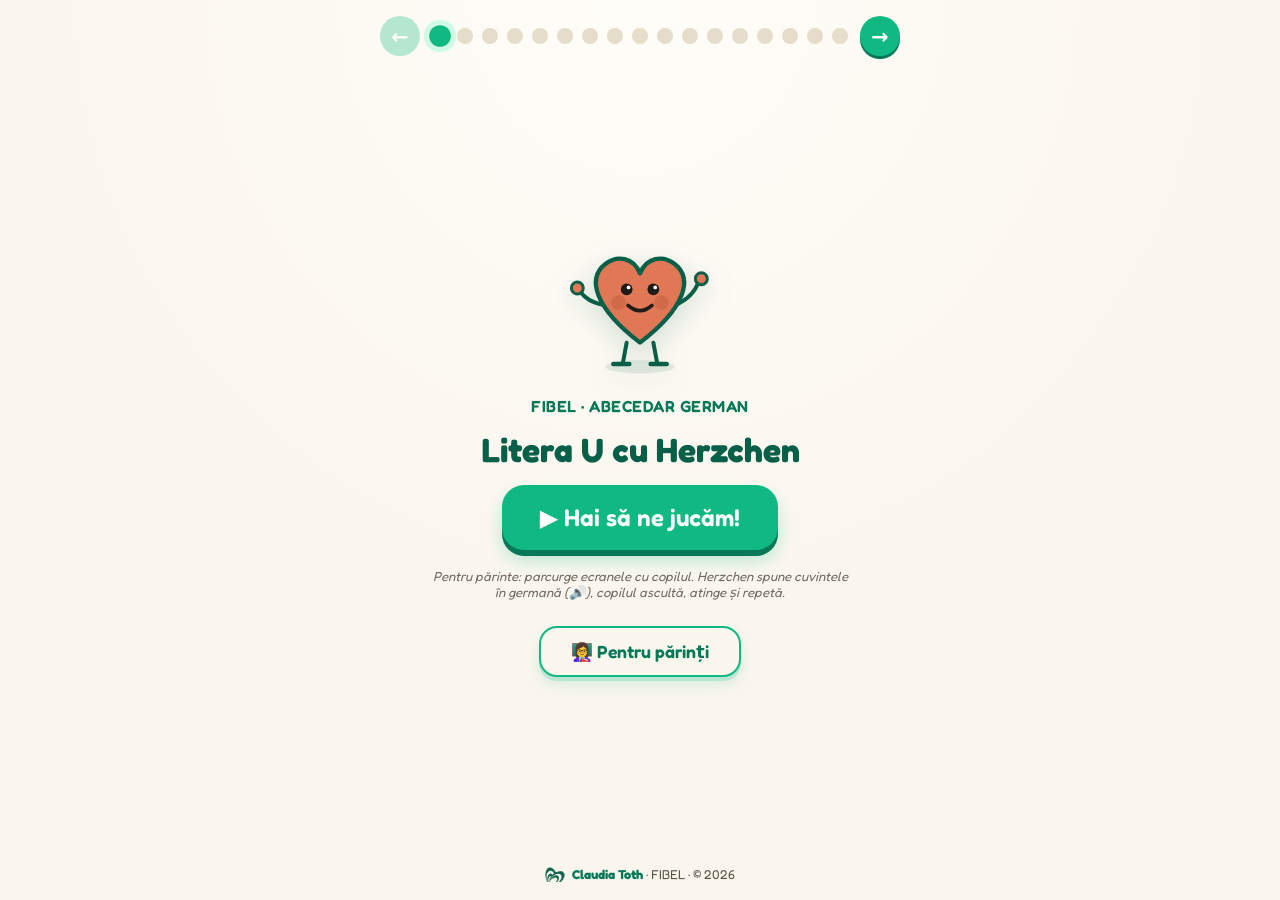
<file: index.html>
<!DOCTYPE html>
<html lang="ro">
<head>
<meta charset="UTF-8">
<meta name="viewport" content="width=device-width, initial-scale=1, maximum-scale=1, user-scalable=no">
<meta name="robots" content="noindex, nofollow">
<title>FIBEL · Litera U cu Herzchen 🧡</title>
<link rel="stylesheet" href="styles.css">
</head>
<body>

<div class="topbar">
  <button class="navbtn" id="backBtn" aria-label="Înapoi" title="Înapoi">←</button>
  <div class="dots" id="dots"></div>
  <button class="navbtn" id="fwdBtn" aria-label="Înainte" title="Înainte">→</button>
</div>

<main class="stage" id="stage"><!-- screens injected by app.js --></main>

<div class="brandbar"><img src="images/butterfly-emerald.png" class="bf-foot" alt=""> <b>Claudia Toth</b> · FIBEL · © 2026</div>

<!-- overlay parinti/profesori -->
<div class="overlay" id="parentOverlay">
  <div class="panel">
    <button class="close" id="parentClose" aria-label="Închide">✕</button>
    <h3>👩‍🏫 Pentru părinți și educatoare</h3>
    <p>„Litera U cu Herzchen" învață copilul (4–8 ani) să recunoască litera <b>U</b>, sunetul ei, primele cuvinte germane cu U — plus exercițiu de <b>despărțire în silabe</b> și <b>propoziții</b> citite și scrise din literele învățate. Personajul-ghid este <b>Herzchen</b> (inimioara) — creația originală a Claudiei. 🧡</p>

    <h4>Cum o folosești</h4>
    <p>Parcurge ecranele împreună cu copilul. Apasă butoanele 🔊 — Herzchen spune cuvântul în germană, copilul ascultă, atinge și repetă. Folosește săgețile <b>← →</b> de sus ca să mergi înainte/înapoi. La final: diplomă + pagină de colorat (ABC-Geschichte).</p>

    <h4>Cuvintele lecției (litera U)</h4>
    <div class="wlist" id="parentWords"></div>

    <h4>Materiale</h4>
    <p>Fișă de lucru tipăribilă + diploma la final.</p>
    <a class="plink" href="fibel-litera-u.pdf" target="_blank" rel="noopener">📄 Deschide fișa PDF</a>
  </div>
</div>

<!-- diploma + pagina de colorat pentru tiparire -->
<div id="diploma-print"></div>
<div id="coloring-print"></div>

<script src="app.js"></script>
</body>
</html>
</file>
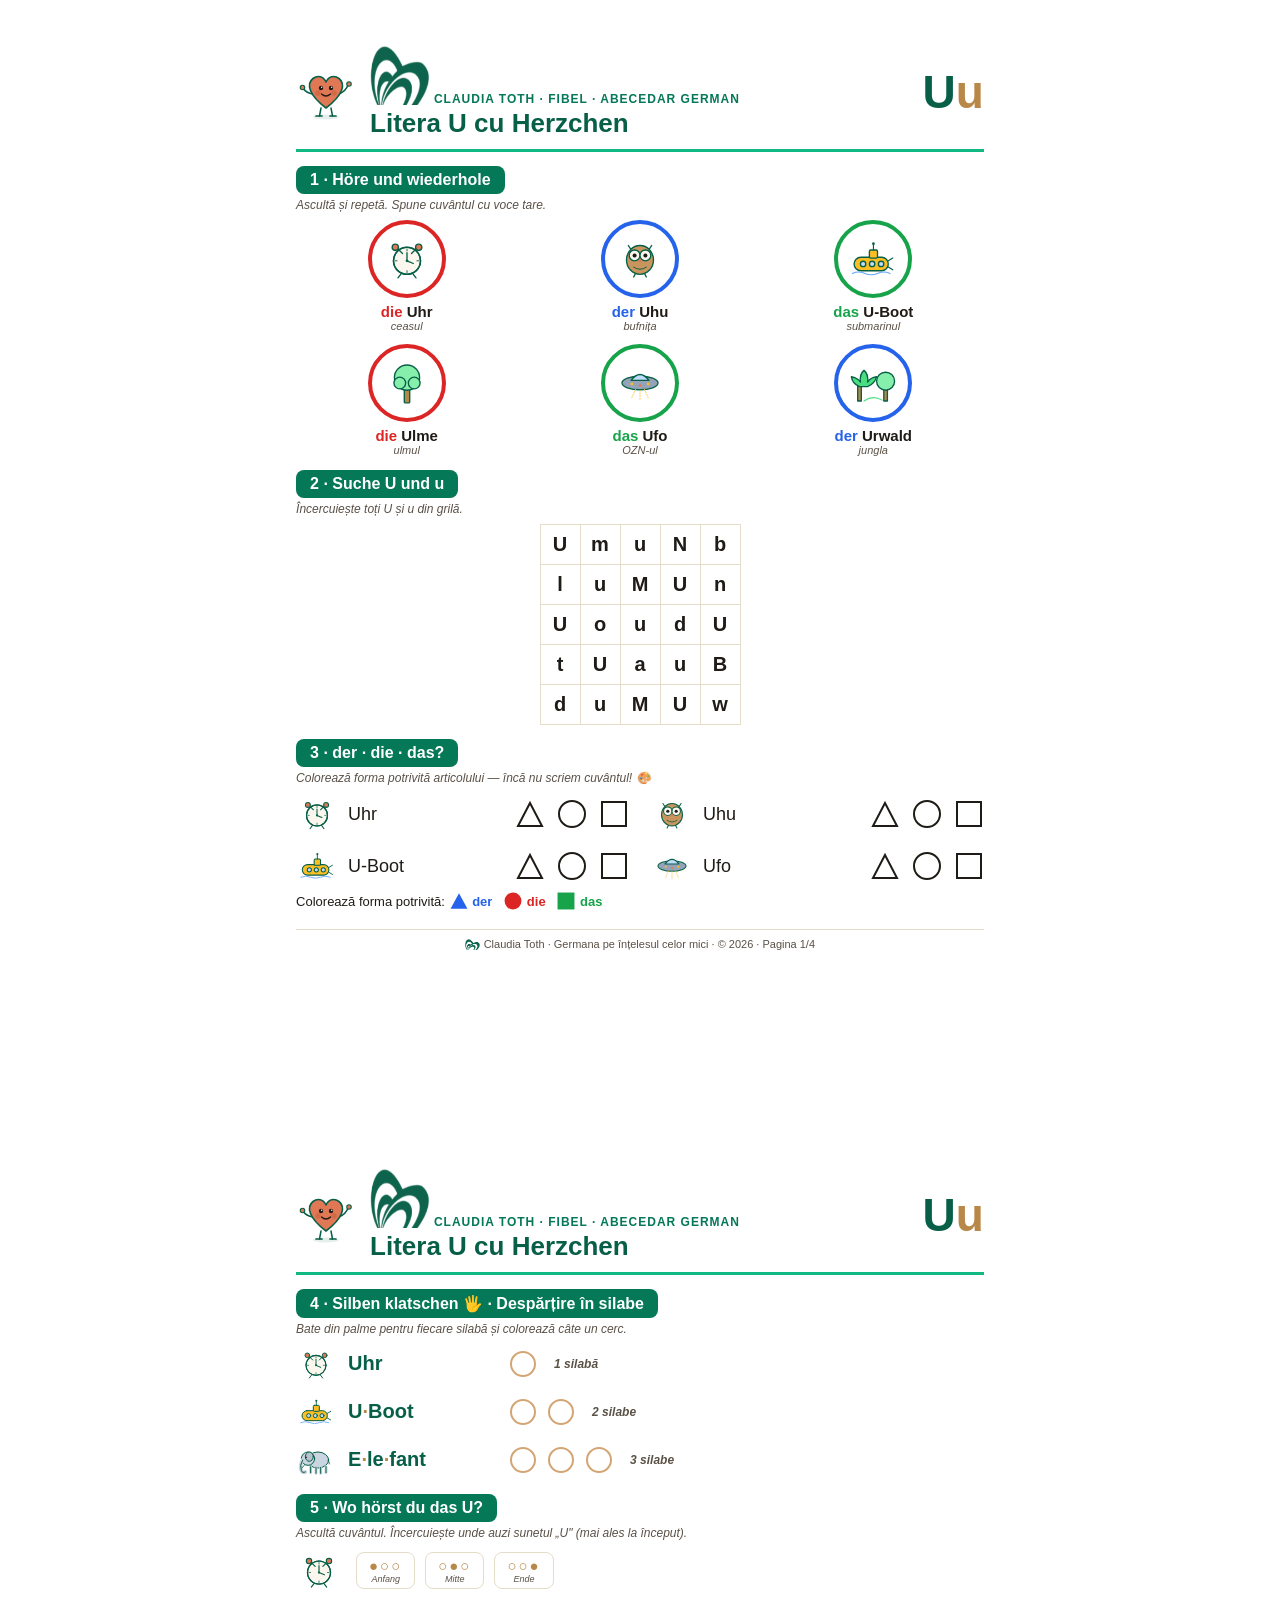
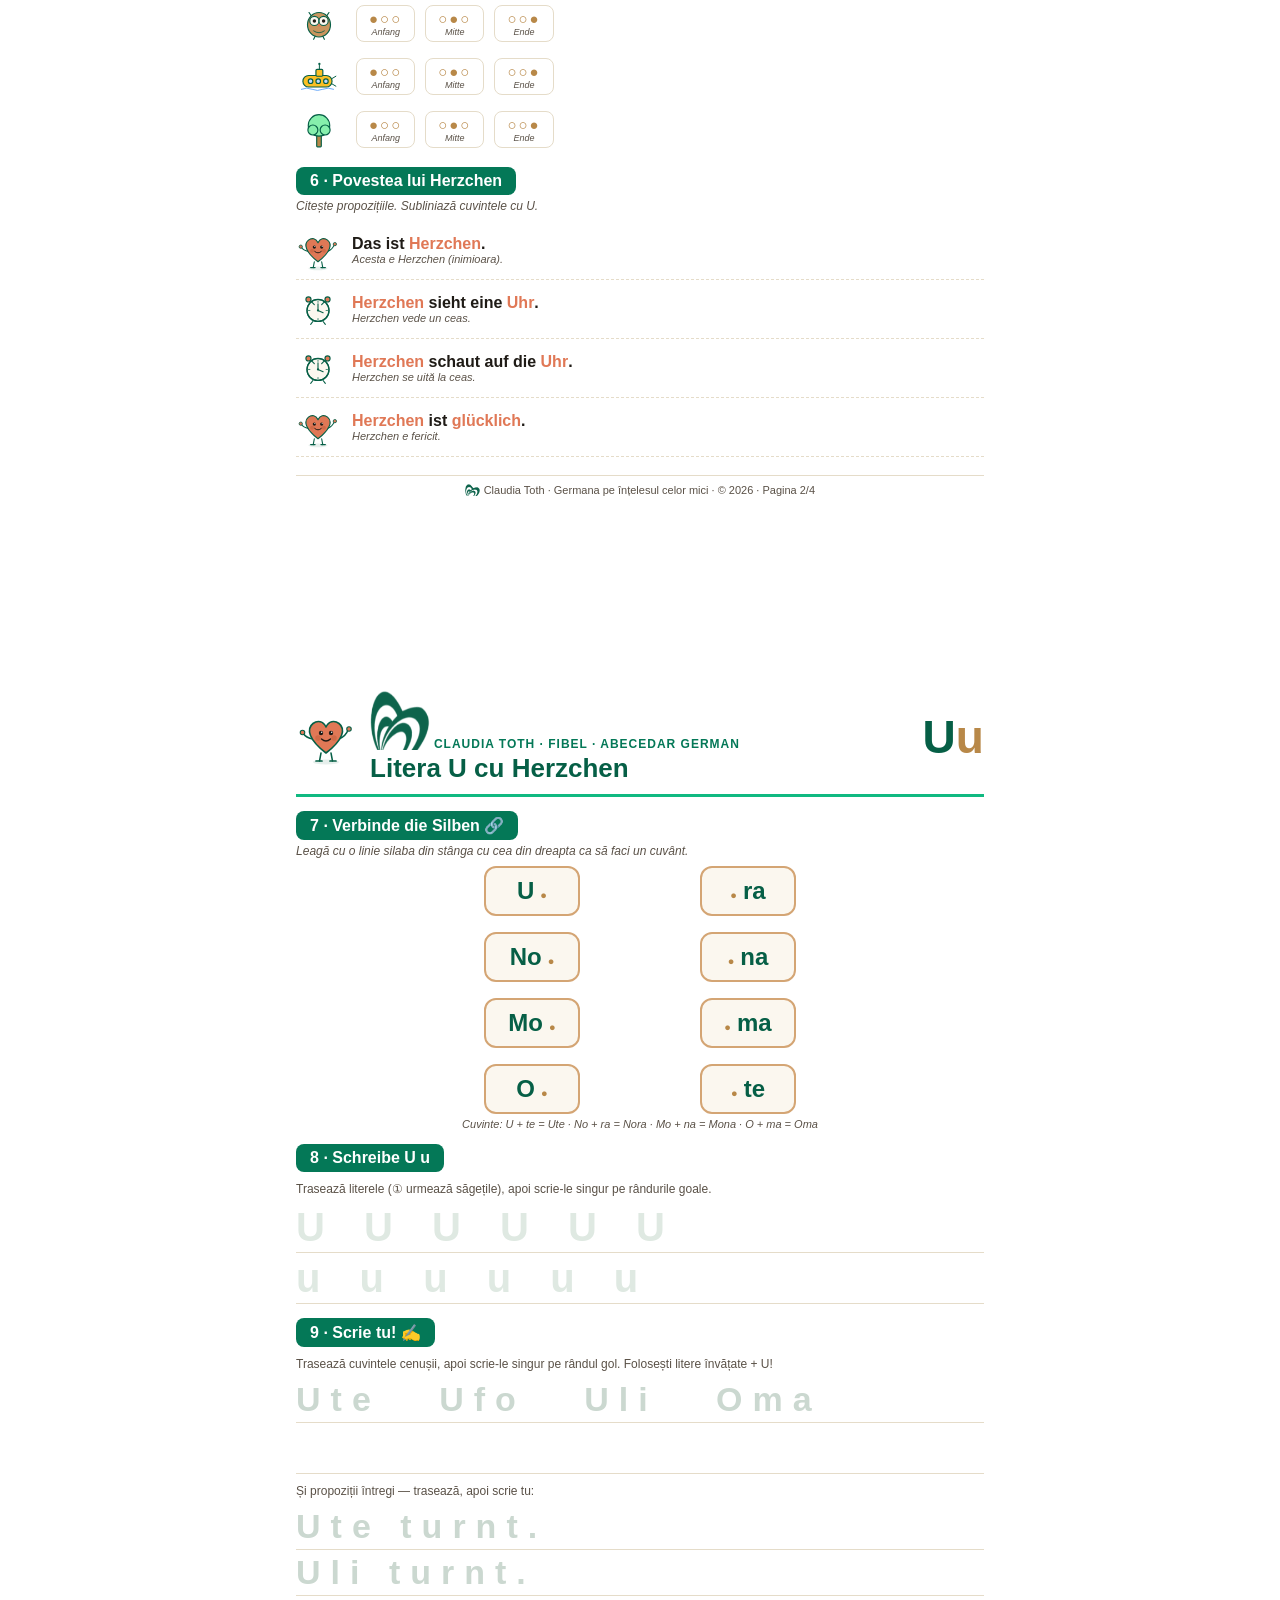
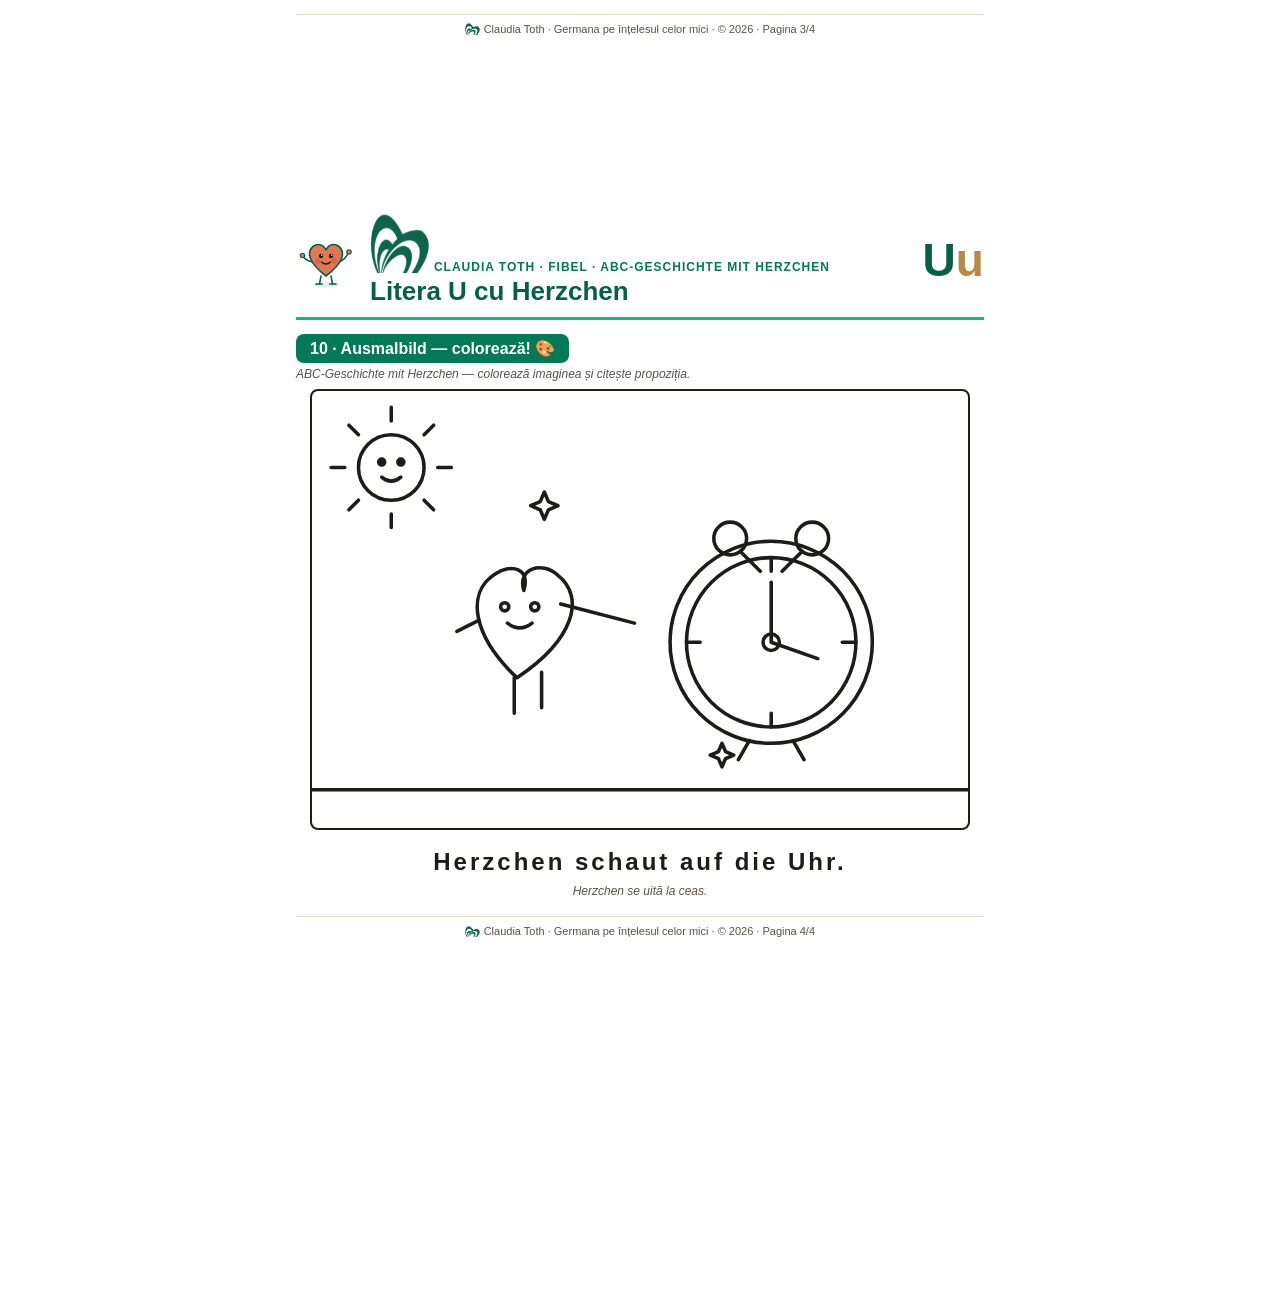
<file: pdf.html>
<!DOCTYPE html>
<html lang="ro">
<head>
<meta charset="UTF-8">
<title>FIBEL · Litera U cu Herzchen — Fișă de lucru</title>
<style>
@page { size: A4; margin: 0; }
* { box-sizing: border-box; -webkit-print-color-adjust: exact; print-color-adjust: exact; }
:root{
  --emerald:#10b981; --emerald-d:#047857; --emerald-dd:#065f46;
  --crem:#FAF6EE; --ivory:#FBF7EF; --surface:#F5F0E8; --auriu:#D4A574; --auriu-d:#B88848;
  --terra:#E07856; --ink:#1F1B16; --warm:#5A5147; --border:#E5DCC9;
  --der:#2563eb; --die:#dc2626; --das:#16a34a;
}
body{ margin:0; font-family:'Segoe UI',Arial,sans-serif; color:var(--ink); background:#fff; }
.sheet{ width:210mm; min-height:297mm; padding:12mm 14mm; margin:0 auto; background:#fff; page-break-after:always; }
.sheet:last-child{ page-break-after:auto; }
.head{ display:flex; align-items:center; gap:14px; border-bottom:3px solid var(--emerald); padding-bottom:10px; margin-bottom:14px; }
.head img{ width:60px; height:60px; }
.head .t{ flex:1; }
.head .brand{ font-size:12px; color:var(--emerald-d); font-weight:700; letter-spacing:1px; text-transform:uppercase; }
.head h1{ margin:2px 0 0; font-size:26px; color:var(--emerald-dd); }
.head .big-letter{ font-size:46px; font-weight:800; color:var(--emerald-dd); }
.head .big-letter .lo{ color:var(--auriu-d); }
.sec{ margin:14px 0; }
.sec h2{ font-size:16px; color:#fff; background:var(--emerald-d); display:inline-block; padding:5px 14px; border-radius:8px; margin:0 0 10px; }
.sec .de-sub{ font-size:12px; color:var(--warm); font-style:italic; margin:-6px 0 8px; }
.bilder{ display:grid; grid-template-columns:repeat(3,1fr); gap:12px; }
.bild{ text-align:center; }
.bild .circ{ width:78px; height:78px; border-radius:50%; background:#fff; border:4px solid var(--auriu); display:flex; align-items:center; justify-content:center; margin:0 auto 5px; }
.bild .circ.m{ border-color:var(--der);} .bild .circ.f{ border-color:var(--die);} .bild .circ.n{ border-color:var(--das);}
.bild .circ img{ width:54px; height:54px; }
.bild .w{ font-size:15px; font-weight:700; }
.bild .w .art-m{ color:var(--der);} .bild .w .art-f{ color:var(--die);} .bild .w .art-n{ color:var(--das);}
.bild .ro{ font-size:11px; color:var(--warm); font-style:italic; }
.grid{ border-collapse:collapse; margin:0 auto; }
.grid td{ width:40px; height:40px; border:1.5px solid var(--border); text-align:center; font-size:20px; font-weight:600; }
.ddd{ display:grid; grid-template-columns:repeat(2,1fr); gap:10px 22px; }
.ddd .row{ display:flex; align-items:center; gap:10px; font-size:18px; }
.ddd .row img{ width:42px; height:42px; }
.shapes{ display:inline-flex; gap:12px; margin-left:auto; }
.shp{ width:30px; height:30px; }
.shape-legend{ font-size:13px; color:var(--ink); margin:4px 0 10px; }
.shape-legend svg{ width:20px; height:20px; vertical-align:-5px; }
.silclap{ display:flex; flex-direction:column; gap:8px; }
.sc-row{ display:flex; align-items:center; gap:12px; font-size:20px; font-weight:700; color:var(--emerald-dd); }
.sc-row img{ width:40px; height:40px; }
.sc-row .sc-de{ min-width:150px; }
.sc-row .sc-de .dot{ color:var(--auriu-d); }
.sc-circ{ width:26px; height:26px; border:2px solid var(--auriu); border-radius:50%; display:inline-block; }
.sc-n{ font-size:12px; color:var(--warm); font-style:italic; margin-left:6px; }
.story .s{ display:flex; align-items:center; gap:12px; padding:7px 0; border-bottom:1px dashed var(--border); }
.story .s img{ width:44px; height:44px; }
.story .s .de{ font-size:16px; font-weight:600; }
.story .s .de b{ color:var(--terra); }
.story .s .ro{ font-size:11px; color:var(--warm); font-style:italic; }
.write .line{ font-size:40px; letter-spacing:14px; color:#dfe9e2; font-weight:700; border-bottom:1.5px solid var(--border); padding:2px 0; line-height:1.15; }
.write .hint{ font-size:12px; color:var(--warm); margin-bottom:6px; }
.silben{ display:flex; justify-content:center; gap:120px; margin:8px 0 4px; }
.silben .col{ display:flex; flex-direction:column; gap:16px; }
.silben .syl{ font-size:24px; font-weight:700; color:var(--emerald-dd); border:2px solid var(--auriu); border-radius:12px; padding:9px 0; width:96px; text-align:center; background:var(--ivory); }
.silben .syl::after{ content:"●"; font-size:11px; color:var(--auriu-d); margin-left:6px; }
.silben .col.right .syl::before{ content:"●"; font-size:11px; color:var(--auriu-d); margin-right:6px; }
.silben .col.right .syl::after{ content:none; }
.silben-key{ font-size:11px; color:var(--warm); font-style:italic; text-align:center; margin-top:2px; }
.write-word{ font-size:34px; letter-spacing:10px; color:#dfe9e2; font-weight:700; border-bottom:1.5px solid var(--border); padding:2px 0; line-height:1.2; }
.write-word .lead{ color:#cbd8d0; }
.foot{ position:relative; margin-top:18px; padding-top:8px; border-top:1.5px solid var(--border); font-size:11px; color:var(--warm); text-align:center; }
.bf-inline{ height:1.05em; width:auto; vertical-align:-0.16em; margin-right:.32em; }
.hoer{ display:flex; flex-direction:column; gap:7px; margin-top:4px; }
.hoer-row{ display:flex; align-items:center; gap:14px; }
.hoer-row > img{ width:46px; height:46px; flex-shrink:0; }
.hoer-boxes{ display:flex; gap:10px; }
.hbox{ border:1.5px solid var(--border); border-radius:8px; padding:4px 12px; text-align:center; font-size:15px; letter-spacing:2px; color:var(--auriu-d); min-width:54px; }
.hbox span{ display:block; font-size:9px; letter-spacing:0; color:var(--warm); font-style:italic; }
.colorbox{ text-align:center; margin:8px 0; }
.colorbox img{ width:100%; max-width:660px; border:2px solid var(--ink); border-radius:8px; }
.cp-sentence{ text-align:center; font-size:24px; font-weight:700; letter-spacing:3px; color:var(--ink); margin-top:14px; }
</style>
</head>
<body>

<div class="sheet">
  <div class="head">
    <img src="images/icons/herzchen.svg" alt="Herzchen">
    <div class="t">
      <div class="brand"><img src="images/butterfly-emerald.png" class="bf-inline" alt="">Claudia Toth · FIBEL · Abecedar german</div>
      <h1>Litera U cu Herzchen</h1>
    </div>
    <div class="big-letter">U<span class="lo">u</span></div>
  </div>

  <div class="sec">
    <h2>1 · Höre und wiederhole</h2>
    <div class="de-sub">Ascultă și repetă. Spune cuvântul cu voce tare.</div>
    <div class="bilder">
      <div class="bild"><div class="circ f"><img src="images/icons/uhr.svg"></div><div class="w"><span class="art-f">die</span> Uhr</div><div class="ro">ceasul</div></div>
      <div class="bild"><div class="circ m"><img src="images/icons/uhu.svg"></div><div class="w"><span class="art-m">der</span> Uhu</div><div class="ro">bufnița</div></div>
      <div class="bild"><div class="circ n"><img src="images/icons/uboot.svg"></div><div class="w"><span class="art-n">das</span> U-Boot</div><div class="ro">submarinul</div></div>
      <div class="bild"><div class="circ f"><img src="images/icons/ulme.svg"></div><div class="w"><span class="art-f">die</span> Ulme</div><div class="ro">ulmul</div></div>
      <div class="bild"><div class="circ n"><img src="images/icons/ufo.svg"></div><div class="w"><span class="art-n">das</span> Ufo</div><div class="ro">OZN-ul</div></div>
      <div class="bild"><div class="circ m"><img src="images/icons/urwald.svg"></div><div class="w"><span class="art-m">der</span> Urwald</div><div class="ro">jungla</div></div>
    </div>
  </div>

  <div class="sec">
    <h2>2 · Suche U und u</h2>
    <div class="de-sub">Încercuiește toți U și u din grilă.</div>
    <table class="grid">
      <tr><td>U</td><td>m</td><td>u</td><td>N</td><td>b</td></tr>
      <tr><td>l</td><td>u</td><td>M</td><td>U</td><td>n</td></tr>
      <tr><td>U</td><td>o</td><td>u</td><td>d</td><td>U</td></tr>
      <tr><td>t</td><td>U</td><td>a</td><td>u</td><td>B</td></tr>
      <tr><td>d</td><td>u</td><td>M</td><td>U</td><td>w</td></tr>
    </table>
  </div>

  <div class="sec">
    <h2>3 · der · die · das?</h2>
    <div class="de-sub">Colorează forma potrivită articolului — încă nu scriem cuvântul! 🎨</div>
    <div class="ddd">
      <div class="row"><img src="images/icons/uhr.svg"> Uhr <span class="shapes"><svg class="shp" viewBox="0 0 30 30"><polygon points="15,4 27,27 3,27" fill="none" stroke="#1F1B16" stroke-width="2"/></svg><svg class="shp" viewBox="0 0 30 30"><circle cx="15" cy="15" r="13" fill="none" stroke="#1F1B16" stroke-width="2"/></svg><svg class="shp" viewBox="0 0 30 30"><rect x="3" y="3" width="24" height="24" fill="none" stroke="#1F1B16" stroke-width="2"/></svg></span></div>
      <div class="row"><img src="images/icons/uhu.svg"> Uhu <span class="shapes"><svg class="shp" viewBox="0 0 30 30"><polygon points="15,4 27,27 3,27" fill="none" stroke="#1F1B16" stroke-width="2"/></svg><svg class="shp" viewBox="0 0 30 30"><circle cx="15" cy="15" r="13" fill="none" stroke="#1F1B16" stroke-width="2"/></svg><svg class="shp" viewBox="0 0 30 30"><rect x="3" y="3" width="24" height="24" fill="none" stroke="#1F1B16" stroke-width="2"/></svg></span></div>
      <div class="row"><img src="images/icons/uboot.svg"> U-Boot <span class="shapes"><svg class="shp" viewBox="0 0 30 30"><polygon points="15,4 27,27 3,27" fill="none" stroke="#1F1B16" stroke-width="2"/></svg><svg class="shp" viewBox="0 0 30 30"><circle cx="15" cy="15" r="13" fill="none" stroke="#1F1B16" stroke-width="2"/></svg><svg class="shp" viewBox="0 0 30 30"><rect x="3" y="3" width="24" height="24" fill="none" stroke="#1F1B16" stroke-width="2"/></svg></span></div>
      <div class="row"><img src="images/icons/ufo.svg"> Ufo <span class="shapes"><svg class="shp" viewBox="0 0 30 30"><polygon points="15,4 27,27 3,27" fill="none" stroke="#1F1B16" stroke-width="2"/></svg><svg class="shp" viewBox="0 0 30 30"><circle cx="15" cy="15" r="13" fill="none" stroke="#1F1B16" stroke-width="2"/></svg><svg class="shp" viewBox="0 0 30 30"><rect x="3" y="3" width="24" height="24" fill="none" stroke="#1F1B16" stroke-width="2"/></svg></span></div>
    </div>
    <div class="shape-legend">Colorează forma potrivită: <svg viewBox="0 0 26 26"><polygon points="13,3 24,23 2,23" fill="#2563eb"/></svg> <b style="color:#2563eb">der</b> &nbsp; <svg viewBox="0 0 26 26"><circle cx="13" cy="13" r="11" fill="#dc2626"/></svg> <b style="color:#dc2626">die</b> &nbsp; <svg viewBox="0 0 26 26"><rect x="2" y="2" width="22" height="22" fill="#16a34a"/></svg> <b style="color:#16a34a">das</b></div>
  </div>

  <div class="foot"><img src="images/butterfly-emerald.png" class="bf-inline" alt="">Claudia Toth · Germana pe înțelesul celor mici · © 2026 · Pagina 1/4</div>
</div>

<div class="sheet">
  <div class="head">
    <img src="images/icons/herzchen.svg" alt="Herzchen">
    <div class="t">
      <div class="brand"><img src="images/butterfly-emerald.png" class="bf-inline" alt="">Claudia Toth · FIBEL · Abecedar german</div>
      <h1>Litera U cu Herzchen</h1>
    </div>
    <div class="big-letter">U<span class="lo">u</span></div>
  </div>

  <div class="sec">
    <h2>4 · Silben klatschen 🖐️ · Despărțire în silabe</h2>
    <div class="de-sub">Bate din palme pentru fiecare silabă și colorează câte un cerc.</div>
    <div class="silclap">
      <div class="sc-row"><img src="images/icons/uhr.svg"><span class="sc-de">Uhr</span><span class="sc-circ"></span><span class="sc-n">1 silabă</span></div>
      <div class="sc-row"><img src="images/icons/uboot.svg"><span class="sc-de">U<span class="dot">·</span>Boot</span><span class="sc-circ"></span><span class="sc-circ"></span><span class="sc-n">2 silabe</span></div>
      <div class="sc-row"><img src="images/icons/elefant.svg"><span class="sc-de">E<span class="dot">·</span>le<span class="dot">·</span>fant</span><span class="sc-circ"></span><span class="sc-circ"></span><span class="sc-circ"></span><span class="sc-n">3 silabe</span></div>
    </div>
  </div>

  <div class="sec">
    <h2>5 · Wo hörst du das U?</h2>
    <div class="de-sub">Ascultă cuvântul. Încercuiește unde auzi sunetul „U" (mai ales la început).</div>
    <div class="hoer">
        <div class="hoer-row"><img src="images/icons/uhr.svg"><div class="hoer-boxes"><div class="hbox">●○○<span>Anfang</span></div><div class="hbox">○●○<span>Mitte</span></div><div class="hbox">○○●<span>Ende</span></div></div></div>
        <div class="hoer-row"><img src="images/icons/uhu.svg"><div class="hoer-boxes"><div class="hbox">●○○<span>Anfang</span></div><div class="hbox">○●○<span>Mitte</span></div><div class="hbox">○○●<span>Ende</span></div></div></div>
        <div class="hoer-row"><img src="images/icons/uboot.svg"><div class="hoer-boxes"><div class="hbox">●○○<span>Anfang</span></div><div class="hbox">○●○<span>Mitte</span></div><div class="hbox">○○●<span>Ende</span></div></div></div>
        <div class="hoer-row"><img src="images/icons/ulme.svg"><div class="hoer-boxes"><div class="hbox">●○○<span>Anfang</span></div><div class="hbox">○●○<span>Mitte</span></div><div class="hbox">○○●<span>Ende</span></div></div></div></div>
  </div>

  <div class="sec story">
    <h2>6 · Povestea lui Herzchen</h2>
    <div class="de-sub">Citește propozițiile. Subliniază cuvintele cu U.</div>
    <div class="s"><img src="images/icons/herzchen.svg"><div><div class="de">Das ist <b>Herzchen</b>.</div><div class="ro">Acesta e Herzchen (inimioara).</div></div></div>
    <div class="s"><img src="images/icons/uhr.svg"><div><div class="de"><b>Herzchen</b> sieht eine <b>Uhr</b>.</div><div class="ro">Herzchen vede un ceas.</div></div></div>
    <div class="s"><img src="images/icons/uhr.svg"><div><div class="de"><b>Herzchen</b> schaut auf die <b>Uhr</b>.</div><div class="ro">Herzchen se uită la ceas.</div></div></div>
    <div class="s"><img src="images/icons/herzchen.svg"><div><div class="de"><b>Herzchen</b> ist <b>glücklich</b>.</div><div class="ro">Herzchen e fericit.</div></div></div>
  </div>

  <div class="foot"><img src="images/butterfly-emerald.png" class="bf-inline" alt="">Claudia Toth · Germana pe înțelesul celor mici · © 2026 · Pagina 2/4</div>
</div>

<div class="sheet">
  <div class="head">
    <img src="images/icons/herzchen.svg" alt="Herzchen">
    <div class="t">
      <div class="brand"><img src="images/butterfly-emerald.png" class="bf-inline" alt="">Claudia Toth · FIBEL · Abecedar german</div>
      <h1>Litera U cu Herzchen</h1>
    </div>
    <div class="big-letter">U<span class="lo">u</span></div>
  </div>

  <div class="sec">
    <h2>7 · Verbinde die Silben 🔗</h2>
    <div class="de-sub">Leagă cu o linie silaba din stânga cu cea din dreapta ca să faci un cuvânt.</div>
    <div class="silben">
      <div class="col left"><div class="syl">U</div><div class="syl">No</div><div class="syl">Mo</div><div class="syl">O</div></div>
      <div class="col right"><div class="syl">ra</div><div class="syl">na</div><div class="syl">ma</div><div class="syl">te</div></div>
    </div>
    <div class="silben-key">Cuvinte: U + te = Ute · No + ra = Nora · Mo + na = Mona · O + ma = Oma</div>
  </div>

  <div class="sec write">
    <h2>8 · Schreibe U u</h2>
    <div class="hint">Trasează literele (① urmează săgețile), apoi scrie-le singur pe rândurile goale.</div>
    <div class="line">U U U U U U</div>
    <div class="line">u u u u u u</div>
  </div>

  <div class="sec write">
    <h2>9 · Scrie tu! ✍️</h2>
    <div class="hint">Trasează cuvintele cenușii, apoi scrie-le singur pe rândul gol. Folosești litere învățate + U!</div>
    <div class="write-word"><span class="lead">Ute</span> &nbsp; <span class="lead">Ufo</span> &nbsp; <span class="lead">Uli</span> &nbsp; <span class="lead">Oma</span></div>
    <div class="line">&nbsp;</div>
    <div class="hint" style="margin-top:10px">Și propoziții întregi — trasează, apoi scrie tu:</div>
    <div class="write-word"><span class="lead">Ute turnt.</span></div>
    <div class="write-word"><span class="lead">Uli turnt.</span></div>
  </div>

  <div class="foot"><img src="images/butterfly-emerald.png" class="bf-inline" alt="">Claudia Toth · Germana pe înțelesul celor mici · © 2026 · Pagina 3/4</div>
</div>

<div class="sheet">
  <div class="head">
    <img src="images/icons/herzchen.svg" alt="Herzchen">
    <div class="t">
      <div class="brand"><img src="images/butterfly-emerald.png" class="bf-inline" alt="">Claudia Toth · FIBEL · ABC-Geschichte mit Herzchen</div>
      <h1>Litera U cu Herzchen</h1>
    </div>
    <div class="big-letter">U<span class="lo">u</span></div>
  </div>

  <div class="sec">
    <h2>10 · Ausmalbild — colorează! 🎨</h2>
    <div class="de-sub">ABC-Geschichte mit Herzchen — colorează imaginea și citește propoziția.</div>
    <div class="colorbox"><img src="images/icons/herzchen-color.svg" alt="Herzchen schaut auf die Uhr"></div>
    <div class="cp-sentence">Herzchen schaut auf die Uhr.</div>
    <div class="de-sub" style="text-align:center;margin-top:8px">Herzchen se uită la ceas.</div>
  </div>

  <div class="foot"><img src="images/butterfly-emerald.png" class="bf-inline" alt="">Claudia Toth · Germana pe înțelesul celor mici · © 2026 · Pagina 4/4</div>
</div>

</body>
</html>
</file>
<file: styles.css>
/* ===== FIBEL pilot — Litera M cu Mimi · brand Claudia Toth v2 ===== */
@import url('https://fonts.googleapis.com/css2?family=Fredoka:wght@400;500;600;700&display=swap');

:root{
  --crem:#FAF6EE; --ivory:#FBF7EF; --surface:#F5F0E8;
  --emerald:#10b981; --emerald-d:#047857; --emerald-dd:#065f46;
  --auriu:#D4A574; --auriu-d:#B88848; --terra:#E07856;
  --ink:#1F1B16; --warm:#5A5147; --border:#E5DCC9;
  --der:#2563eb; --die:#dc2626; --das:#16a34a;
}
*{box-sizing:border-box;-webkit-tap-highlight-color:transparent;}
html,body{margin:0;height:100%;}
body{
  font-family:'Fredoka',system-ui,Segoe UI,sans-serif;
  background:radial-gradient(circle at 50% 0%,#fffdf8 0%,var(--crem) 60%);
  color:var(--ink); min-height:100%;
  display:flex; flex-direction:column; align-items:center;
  overflow-x:hidden;
}

/* ---- top bar: progress stars ---- */
.topbar{width:100%;max-width:640px;display:flex;align-items:center;justify-content:center;gap:12px;padding:16px 16px 4px;}
.navbtn{font-family:inherit;cursor:pointer;border:none;width:40px;height:40px;border-radius:50%;
  background:var(--emerald);color:#fff;font-size:1.3rem;font-weight:700;flex-shrink:0;
  box-shadow:0 3px 0 var(--emerald-d);transition:transform .1s,box-shadow .1s,opacity .2s;}
.navbtn:active{transform:translateY(3px);box-shadow:0 1px 0 var(--emerald-d);}
.navbtn:disabled{opacity:.3;cursor:default;box-shadow:none;}
.dots{display:flex;gap:9px;flex-wrap:wrap;justify-content:center;}
.dot{cursor:pointer;}
.dot{width:16px;height:16px;border-radius:50%;background:var(--border);transition:.3s;}
.dot.done{background:var(--auriu);}
.dot.active{background:var(--emerald);transform:scale(1.35);box-shadow:0 0 0 4px #d1fae5;}

/* ---- stage ---- */
.stage{
  width:100%;max-width:640px;flex:1;
  display:flex;flex-direction:column;align-items:center;justify-content:center;
  text-align:center;padding:8px 18px 28px;gap:14px;
}
.screen{display:none;flex-direction:column;align-items:center;gap:16px;width:100%;animation:pop .35s ease;}
.screen.on{display:flex;}
@keyframes pop{from{opacity:0;transform:translateY(14px) scale(.97);}to{opacity:1;transform:none;}}

.mimi{width:160px;height:160px;filter:drop-shadow(0 8px 14px rgba(6,95,70,.18));}
.mimi.small{width:96px;height:96px;}
.kicker{font-size:1rem;color:var(--emerald-d);font-weight:600;letter-spacing:.5px;text-transform:uppercase;margin:0;}
.title{font-size:2.1rem;font-weight:700;color:var(--emerald-dd);margin:0;line-height:1.1;}
.parent-note{font-size:.82rem;color:var(--warm);font-style:italic;max-width:420px;margin:2px auto 0;opacity:.85;}

/* ---- big buttons ---- */
.big-btn{
  font-family:inherit;cursor:pointer;border:none;
  font-size:1.5rem;font-weight:600;color:#fff;
  background:var(--emerald);padding:18px 38px;border-radius:22px;
  box-shadow:0 6px 0 var(--emerald-d),0 10px 18px rgba(16,185,129,.28);
  transition:transform .1s, box-shadow .1s; min-width:120px;
}
.big-btn:active{transform:translateY(5px);box-shadow:0 1px 0 var(--emerald-d),0 4px 10px rgba(16,185,129,.25);}
.big-btn.amber{background:var(--auriu);box-shadow:0 6px 0 var(--auriu-d),0 10px 18px rgba(212,165,116,.3);}
.big-btn.amber:active{box-shadow:0 1px 0 var(--auriu-d);}
.btn-row{display:flex;gap:14px;flex-wrap:wrap;justify-content:center;}

/* round sound button */
.sound-btn{
  width:120px;height:120px;border-radius:50%;border:none;cursor:pointer;
  background:var(--emerald);color:#fff;font-size:3.2rem;
  box-shadow:0 8px 0 var(--emerald-d),0 12px 22px rgba(16,185,129,.3);
  transition:transform .1s,box-shadow .1s;
}
.sound-btn:active{transform:translateY(6px);box-shadow:0 2px 0 var(--emerald-d);}
.sound-btn.pulse{animation:pulse 1.1s infinite;}
@keyframes pulse{0%,100%{transform:scale(1);}50%{transform:scale(1.07);}}

/* ---- giant letter ---- */
.letter-hero{
  font-size:8rem;font-weight:700;line-height:1;color:var(--emerald-dd);
  text-shadow:0 6px 0 #d1fae5;letter-spacing:.1em;
}
.letter-hero .lo{color:var(--auriu-d);}

/* ---- picture cards grid ---- */
.cards{display:grid;grid-template-columns:repeat(2,1fr);gap:16px;width:100%;max-width:440px;}
.card{
  background:var(--ivory);border:2px solid var(--border);border-radius:20px;
  padding:14px 10px 12px;cursor:pointer;transition:transform .12s,box-shadow .12s;
  display:flex;flex-direction:column;align-items:center;gap:6px;
  box-shadow:0 3px 8px rgba(0,0,0,.05);
}
.card:active{transform:scale(.96);}
.card.tapped{border-color:var(--emerald);box-shadow:0 0 0 4px #d1fae5;}
.circle{
  width:104px;height:104px;border-radius:50%;background:#fff;
  display:flex;align-items:center;justify-content:center;border:5px solid var(--auriu);
  box-shadow:0 5px 14px rgba(0,0,0,.08);
}
.circle img{width:74px;height:74px;display:block;}
.circle.ring-m{border-color:var(--der);}
.circle.ring-f{border-color:var(--die);}
.circle.ring-n{border-color:var(--das);}
.word{font-size:1.35rem;font-weight:600;}
.art-m{color:var(--der);} .art-f{color:var(--die);} .art-n{color:var(--das);}
.word .ro{display:block;font-size:.8rem;color:var(--warm);font-weight:400;font-style:italic;}

/* ---- game ---- */
.game-q{font-size:1.4rem;font-weight:600;color:var(--emerald-dd);margin:0;}
.game-q .m-hi{color:var(--terra);}
.game-grid{display:grid;grid-template-columns:repeat(2,1fr);gap:16px;width:100%;max-width:420px;}
.tile{
  background:var(--ivory);border:2px solid var(--border);border-radius:20px;padding:12px;cursor:pointer;
  box-shadow:0 3px 8px rgba(0,0,0,.05);transition:transform .1s;
}
.tile:active{transform:scale(.95);}
.tile img{width:80px;height:80px;display:block;margin:0 auto;}
.tile.good{border-color:var(--emerald);box-shadow:0 0 0 4px #d1fae5;pointer-events:none;}
.tile.good::after{content:"⭐";position:absolute;}
.tile.bad{animation:shake .4s;}
@keyframes shake{0%,100%{transform:translateX(0);}25%{transform:translateX(-8px);}75%{transform:translateX(8px);}}

/* ---- trace ---- */
.trace-wrap{position:relative;width:260px;height:260px;}
.trace-guide{position:absolute;inset:0;display:flex;align-items:center;justify-content:center;
  font-size:13rem;font-weight:700;color:#e7e0cf;line-height:1;user-select:none;pointer-events:none;}
.trace-start{position:absolute;width:18px;height:18px;border-radius:50%;background:#10b981;border:3px solid #fff;box-shadow:0 0 0 3px #10b981;transform:translate(-50%,-50%);animation:pulse 1.1s infinite;z-index:3;pointer-events:none;}
.trace-stroke{position:absolute;inset:0;width:100%;height:100%;z-index:1;pointer-events:none;user-select:none;}
#traceCanvas{position:absolute;inset:0;border-radius:18px;touch-action:none;cursor:crosshair;z-index:2;}

/* ---- propoziții de citit (de la litera T) ---- */
.sent-col{display:flex;flex-direction:column;gap:10px;width:100%;max-width:320px;margin:2px auto 0;}
.readsent{display:flex;align-items:center;justify-content:space-between;gap:10px;cursor:pointer;
  background:var(--ivory);border:2.5px solid var(--terra);border-radius:16px;padding:12px 18px;
  font-size:1.5rem;font-weight:600;color:var(--emerald-dd);box-shadow:0 3px 8px rgba(0,0,0,.05);transition:transform .1s,box-shadow .12s;}
.readsent:active{transform:scale(.97);}
.readsent.tapped{border-color:var(--emerald);box-shadow:0 0 0 4px #d1fae5;}
.readsent .rs-play{font-size:1.3rem;}

/* ---- celebration ---- */
.stars-won{font-size:2.2rem;letter-spacing:6px;}
.confetti{position:fixed;top:-30px;font-size:1.6rem;pointer-events:none;animation:fall 2.2s linear forwards;z-index:50;}
@keyframes fall{to{transform:translateY(110vh) rotate(360deg);opacity:.9;}}

/* ---- footer brand ---- */
.brandbar{padding:10px 0 18px;font-size:.8rem;color:var(--warm);text-align:center;}
.brandbar b{color:var(--emerald-d);}
.bf-foot{height:1.2em;width:auto;vertical-align:-0.24em;margin-right:.3em;}
.bf-inline{height:1.05em;width:auto;vertical-align:-0.16em;margin-right:.3em;}
/* buton frumos „Pentru părinți" pe ecranul de start */
.parent-btn{font-family:inherit;cursor:pointer;margin-top:10px;
  font-size:1.1rem;font-weight:600;color:var(--emerald-d);
  background:var(--ivory);border:2.5px solid var(--emerald);
  padding:13px 30px;border-radius:18px;
  box-shadow:0 4px 0 #b9e6d3,0 8px 16px rgba(16,185,129,.14);
  transition:transform .1s,box-shadow .1s,background .15s;}
.parent-btn:hover{background:#eafaf3;}
.parent-btn:active{transform:translateY(4px);box-shadow:0 1px 0 #b9e6d3;}

/* ---- dual letter (M mare / m mic) ---- */
.dual-letter{display:flex;gap:34px;align-items:flex-end;justify-content:center;margin:4px 0;}
.dl{cursor:pointer;font-size:6.5rem;font-weight:700;color:var(--emerald-dd);line-height:1;text-shadow:0 5px 0 #d1fae5;transition:transform .12s;}
.dl:active{transform:scale(.94);}
.dl small{display:block;font-size:.95rem;color:var(--warm);font-weight:500;text-shadow:none;}

/* ---- letter grid (Suche M und m) ---- */
.letter-grid{display:grid;grid-template-columns:repeat(5,1fr);gap:8px;max-width:340px;width:100%;}
.lcell{aspect-ratio:1;display:flex;align-items:center;justify-content:center;font-size:1.5rem;font-weight:600;
  background:var(--ivory);border:2px solid var(--border);border-radius:12px;cursor:pointer;color:var(--ink);transition:transform .1s;}
.lcell:active{transform:scale(.9);}
.lcell.found{background:#d1fae5;border-color:var(--emerald);color:var(--emerald-d);pointer-events:none;}
.lcell.miss{animation:shake .4s;}
.counter{font-size:1rem;color:var(--warm);font-weight:500;}

/* ---- syllables ---- */
.syl-row{display:flex;flex-wrap:wrap;gap:12px;justify-content:center;}
.syl{font-size:1.7rem;font-weight:600;color:#fff;background:var(--auriu);padding:12px 24px;border-radius:16px;cursor:pointer;
  box-shadow:0 4px 0 var(--auriu-d);transition:transform .1s,box-shadow .1s;}
.syl:active{transform:translateY(4px);box-shadow:0 1px 0 var(--auriu-d);}
.syl .hi{color:#fff5e6;}

/* ---- legare silabe (tap-tap -> cuvinte) ---- */
.syll-wrap{position:relative;display:flex;justify-content:space-between;gap:70px;width:100%;max-width:340px;margin:6px auto 0;}
.syll-lines{position:absolute;inset:0;width:100%;height:100%;pointer-events:none;z-index:1;overflow:visible;}
.sl-line{stroke:var(--emerald);stroke-width:5;stroke-linecap:round;animation:lndraw .35s ease;}
@keyframes lndraw{from{opacity:0;}to{opacity:1;}}
.syll-col{display:flex;flex-direction:column;gap:14px;z-index:2;}
.syll{font-family:inherit;font-size:1.7rem;font-weight:700;color:#fff;background:var(--auriu);border:none;
  padding:14px 0;width:96px;border-radius:16px;cursor:pointer;letter-spacing:1px;
  box-shadow:0 4px 0 var(--auriu-d);transition:transform .1s,box-shadow .1s,background .15s;}
.syll:active{transform:translateY(3px);box-shadow:0 1px 0 var(--auriu-d);}
.syll.sel{background:var(--emerald);box-shadow:0 4px 0 var(--emerald-d);transform:scale(1.05);}
.syll.done{background:var(--emerald);box-shadow:0 4px 0 var(--emerald-d);opacity:.95;}
.syll.bad{animation:shake .4s;}
.syll-made{display:flex;flex-wrap:wrap;gap:8px;justify-content:center;min-height:1.6rem;margin-top:4px;}
.made-pill{background:#d1fae5;color:var(--emerald-dd);font-weight:700;font-size:1.05rem;border-radius:12px;padding:5px 14px;animation:pop .3s ease;}
/* despartire in silabe (clap) */
.syl-split{display:flex;flex-wrap:wrap;justify-content:center;align-items:center;gap:6px;margin:14px 0 4px;}
.syl-chip{font-family:inherit;font-size:1.55rem;font-weight:700;color:var(--emerald-dd);background:var(--ivory);border:2.5px solid var(--auriu);border-radius:14px;padding:10px 20px;cursor:pointer;box-shadow:0 3px 0 #e3dccb;transition:transform .1s;}
.syl-chip.done{background:var(--emerald);color:#fff;border-color:var(--emerald-d);transform:translateY(2px) scale(1.06);box-shadow:none;}
.syl-dot{font-size:1.6rem;color:var(--auriu-d);font-weight:700;}
.syl-count{font-size:1.2rem;font-weight:700;color:var(--terra);margin-top:6px;min-height:1.5rem;}

/* ---- Scrie tu! (construieste cuvantul din litere) ---- */
.build-slots{display:flex;gap:10px;justify-content:center;margin:6px 0 2px;}
.bslot{width:54px;height:64px;border:none;border-bottom:5px solid var(--auriu);background:var(--ivory);border-radius:10px 10px 0 0;
  display:flex;align-items:center;justify-content:center;font-size:2rem;font-weight:700;color:var(--emerald-dd);}
.bslot.filled{border-bottom-color:var(--emerald);background:#eafaf3;animation:pop .25s ease;}
.build-pool{display:flex;gap:10px;justify-content:center;flex-wrap:wrap;max-width:340px;margin:4px auto 0;}
.bletter{font-family:inherit;font-size:1.7rem;font-weight:700;color:#fff;background:var(--emerald);border:none;
  width:60px;height:60px;border-radius:14px;cursor:pointer;box-shadow:0 4px 0 var(--emerald-d);transition:transform .1s,box-shadow .1s,opacity .2s;}
.bletter:active{transform:translateY(3px);box-shadow:0 1px 0 var(--emerald-d);}
.bletter.used{opacity:.25;pointer-events:none;}
.bletter.bad{animation:shake .4s;}

/* ---- scrie propoziția (literă cu literă, cu săgeți) ---- */
.stl-block{width:100%;max-width:440px;margin:0 auto 10px;}
.stl-head{display:flex;align-items:center;gap:10px;justify-content:center;font-size:1.4rem;font-weight:700;color:var(--emerald-dd);}
.stl-mini{font-family:inherit;border:2px solid var(--border);background:var(--ivory);border-radius:10px;width:38px;height:38px;cursor:pointer;font-size:1rem;color:var(--emerald-d);box-shadow:0 2px 0 #e3dccb;transition:transform .1s;}
.stl-mini:active{transform:translateY(2px);box-shadow:none;}
.stl-wrap{position:relative;display:flex;flex-wrap:wrap;align-items:flex-end;gap:6px 24px;justify-content:center;
  background:var(--ivory);border:2px dashed var(--terra);border-radius:16px;padding:8px 6px;margin-top:6px;}
.stl-word{display:flex;flex-wrap:nowrap;align-items:flex-end;gap:2px;}
.stl-cell{width:46px;height:66px;}
.stl-cell img{width:100%;height:100%;display:block;pointer-events:none;}
.stl-gap{width:20px;}
.stl-punct{font-size:2.4rem;font-weight:700;color:#cbd8d0;align-self:flex-end;line-height:.9;}
.stl-canvas{position:absolute;inset:0;width:100%;height:100%;touch-action:none;cursor:crosshair;z-index:2;border-radius:16px;}

/* ---- der/die/das quiz ---- */
.art-buttons{display:flex;gap:12px;justify-content:center;flex-wrap:wrap;}
.art-btn{font-family:inherit;font-size:1.4rem;font-weight:700;color:#fff;border:none;border-radius:16px;padding:14px 26px;cursor:pointer;box-shadow:0 4px 0 rgba(0,0,0,.18);transition:transform .1s;}
.art-btn:active{transform:translateY(3px);}
.art-btn.der{background:var(--der);} .art-btn.die{background:var(--die);} .art-btn.das{background:var(--das);}
.art-btn .art-shape{width:1.05em;height:1.05em;fill:#fff;opacity:.92;vertical-align:-3px;margin-right:7px;}
.fb{min-height:1.4em;font-size:1.1rem;font-weight:600;}
.fb.ok{color:var(--emerald-d);} .fb.no{color:var(--die);}

/* ---- story (propozitii semnificative) ---- */
.story{display:flex;flex-direction:column;gap:12px;width:100%;max-width:470px;}
.story-row{display:flex;align-items:center;gap:14px;background:var(--ivory);border:2px solid var(--border);
  border-radius:16px;padding:10px 14px;cursor:pointer;text-align:left;transition:transform .1s,box-shadow .1s;}
.story-row:active{transform:scale(.98);}
.story-row.read{border-color:var(--emerald);box-shadow:0 0 0 3px #d1fae5;}
.story-row img{width:56px;height:56px;flex-shrink:0;}
.story-row .s-de{font-size:1.18rem;font-weight:600;color:var(--ink);line-height:1.25;}
.story-row .s-ro{font-size:.78rem;color:var(--warm);font-style:italic;}
.story-row .s-play{margin-left:auto;font-size:1.5rem;}
.m-bold{color:var(--terra);font-weight:700;}

/* ---- flashcards (carduri de memorie) ---- */
.flip-card{width:240px;height:296px;perspective:1100px;cursor:pointer;margin:0 auto;}
.flip-inner{position:relative;width:100%;height:100%;transition:transform .5s;transform-style:preserve-3d;}
.flip-card.flipped .flip-inner{transform:rotateY(180deg);}
.flip-face{position:absolute;inset:0;-webkit-backface-visibility:hidden;backface-visibility:hidden;
  border-radius:24px;background:var(--ivory);border:3px solid var(--border);
  display:flex;flex-direction:column;align-items:center;justify-content:center;gap:12px;box-shadow:0 6px 16px rgba(0,0,0,.08);}
.flip-back{transform:rotateY(180deg);}
.flip-face .big-word{font-size:1.9rem;font-weight:700;}
.flip-face .big-word .ro{display:block;font-size:.9rem;color:var(--warm);font-weight:400;font-style:italic;margin-top:2px;}
.flip-hint{font-size:.85rem;color:var(--warm);font-style:italic;}
.flashnav{display:flex;gap:20px;align-items:center;justify-content:center;}

/* ---- Citește! cuvinte ---- */
.read-row{display:flex;flex-wrap:wrap;gap:12px;justify-content:center;max-width:450px;}
.readword{font-family:inherit;font-size:1.7rem;font-weight:700;color:var(--emerald-dd);background:var(--ivory);
  border:2.5px solid var(--border);border-radius:14px;padding:10px 22px;cursor:pointer;
  box-shadow:0 3px 0 #e3dccb;transition:transform .1s;letter-spacing:1px;}
.readword:active{transform:translateY(3px);}
.readword.tapped{border-color:var(--emerald);color:var(--emerald-d);}

/* ---- Wo hörst du? (pozitia sunetului) ---- */
.pos-row{display:flex;gap:10px;justify-content:center;flex-wrap:wrap;margin-top:4px;}
.pos-btn{font-family:inherit;cursor:pointer;background:var(--ivory);border:2.5px solid var(--border);border-radius:16px;
  padding:12px 14px;display:flex;flex-direction:column;align-items:center;gap:3px;min-width:98px;
  font-size:.95rem;font-weight:600;color:var(--emerald-dd);box-shadow:0 3px 0 #e3dccb;transition:transform .1s;}
.pos-btn:active{transform:translateY(3px);}
.pos-btn.good{border-color:var(--emerald);box-shadow:0 0 0 4px #d1fae5;}
.pos-btn.bad{animation:shake .4s;}
.pos-btn small{font-size:.72rem;color:var(--warm);font-weight:400;font-style:italic;}
.pos-dots{font-size:1.15rem;letter-spacing:2px;color:var(--auriu-d);}
.pos-dots b{color:var(--terra);font-weight:900;}

/* ---- test (Provocarea lui Mimi) ---- */
.quiz-stars{font-size:1.7rem;letter-spacing:7px;}
.quiz-stars .off{opacity:.22;}
.opt-grid{display:grid;grid-template-columns:repeat(3,1fr);gap:12px;max-width:430px;width:100%;}
.opt{background:var(--ivory);border:2px solid var(--border);border-radius:18px;padding:10px;cursor:pointer;transition:transform .1s;}
.opt:active{transform:scale(.95);}
.opt img{width:74px;height:74px;display:block;margin:0 auto;}
.opt.good{border-color:var(--emerald);box-shadow:0 0 0 4px #d1fae5;pointer-events:none;}
.opt.bad{animation:shake .4s;}

/* ---- diploma (in-app) ---- */
.diploma-card{background:var(--ivory);border:3px solid var(--auriu);border-radius:18px;padding:18px 16px;max-width:420px;width:100%;display:flex;flex-direction:column;gap:12px;align-items:center;}
.name-input{font-family:inherit;font-size:1.15rem;padding:10px 14px;border-radius:12px;border:2px solid var(--border);width:90%;text-align:center;color:var(--ink);}
.name-input:focus{outline:none;border-color:var(--emerald);}

/* ---- parinte overlay ---- */
.footlink{background:none;border:none;font-family:inherit;color:var(--emerald-d);font-weight:600;cursor:pointer;text-decoration:underline;font-size:.82rem;}
.overlay{position:fixed;inset:0;background:rgba(31,27,22,.55);display:none;align-items:center;justify-content:center;z-index:100;padding:18px;}
.overlay.on{display:flex;}
.panel{background:#fff;border-radius:20px;max-width:470px;width:100%;padding:22px 22px 26px;max-height:90vh;overflow:auto;box-shadow:0 12px 40px rgba(0,0,0,.3);}
.panel h3{color:var(--emerald-dd);margin:0 0 4px;font-size:1.3rem;}
.panel .close{float:right;border:none;background:var(--surface);width:34px;height:34px;border-radius:50%;font-size:1.1rem;cursor:pointer;color:var(--warm);}
.panel h4{color:var(--emerald-d);margin:16px 0 6px;font-size:1rem;}
.panel p,.panel li{font-size:.92rem;color:var(--warm);line-height:1.55;}
.panel .wlist{display:flex;flex-wrap:wrap;gap:6px;margin:6px 0;}
.panel .wlist span{background:var(--surface);border-radius:8px;padding:3px 10px;font-size:.85rem;color:var(--ink);}
.panel .plink{display:inline-block;margin-top:10px;background:var(--emerald);color:#fff;padding:10px 18px;border-radius:12px;text-decoration:none;font-weight:600;}

/* ---- print diploma ---- */
#diploma-print,#coloring-print{display:none;}
@page{ margin:0; }
@media print{
  body *{visibility:hidden;}
  #diploma-print,#diploma-print *,#coloring-print,#coloring-print *{visibility:visible;}
  #diploma-print,#coloring-print{display:block;position:absolute;left:0;top:0;width:100%;padding:12mm 8mm 0;box-sizing:border-box;}
}
/* ---- pagina de colorat (ABC-Geschichte) ---- */
.color-page{width:94%;max-width:760px;margin:14px auto;text-align:center;color:#1F1B16;}
.color-page .cp-head{font-size:12px;color:#047857;font-weight:700;letter-spacing:1px;text-transform:uppercase;}
.color-page .cp-title{font-size:20px;color:#065f46;margin:8px 0 12px;}
.color-page>img{width:100%;max-width:700px;border:2px solid #1F1B16;border-radius:10px;background:#fff;}
.color-page .cp-sentence{font-size:24px;font-weight:700;letter-spacing:3px;margin-top:16px;color:#1F1B16;}
.color-page .cp-foot{font-size:12px;color:#5A5147;margin-top:10px;}
.dip{width:92%;max-width:760px;margin:18px auto;border:7px double var(--auriu-d);border-radius:16px;padding:34px 30px;text-align:center;color:var(--ink);background:#fff;}
.dip .dip-brand{font-size:13px;letter-spacing:2px;text-transform:uppercase;color:var(--emerald-d);font-weight:700;}
.dip h1{font-size:40px;color:var(--emerald-dd);margin:8px 0 4px;}
.dip .dip-name{font-size:30px;color:var(--terra);font-weight:700;border-bottom:2px solid var(--auriu);display:inline-block;padding:0 24px 4px;margin:14px 0;}
.dip .dip-text{font-size:18px;color:var(--ink);}
.dip .dip-letter{font-size:64px;font-weight:800;color:var(--emerald-dd);margin:8px 0;}
.dip .dip-stars{font-size:30px;letter-spacing:8px;}
.dip>img{width:80px;height:80px;}
.dip .dip-foot{font-size:12px;color:var(--warm);margin-top:16px;}

@media(max-width:480px){
  .title{font-size:1.7rem;} .letter-hero{font-size:6rem;}
  .mimi{width:130px;height:130px;} .circle{width:88px;height:88px;} .circle img{width:62px;height:62px;}
  .dl{font-size:5rem;} .lcell{font-size:1.2rem;}
  .flip-card{width:210px;height:264px;}
}
</file>
